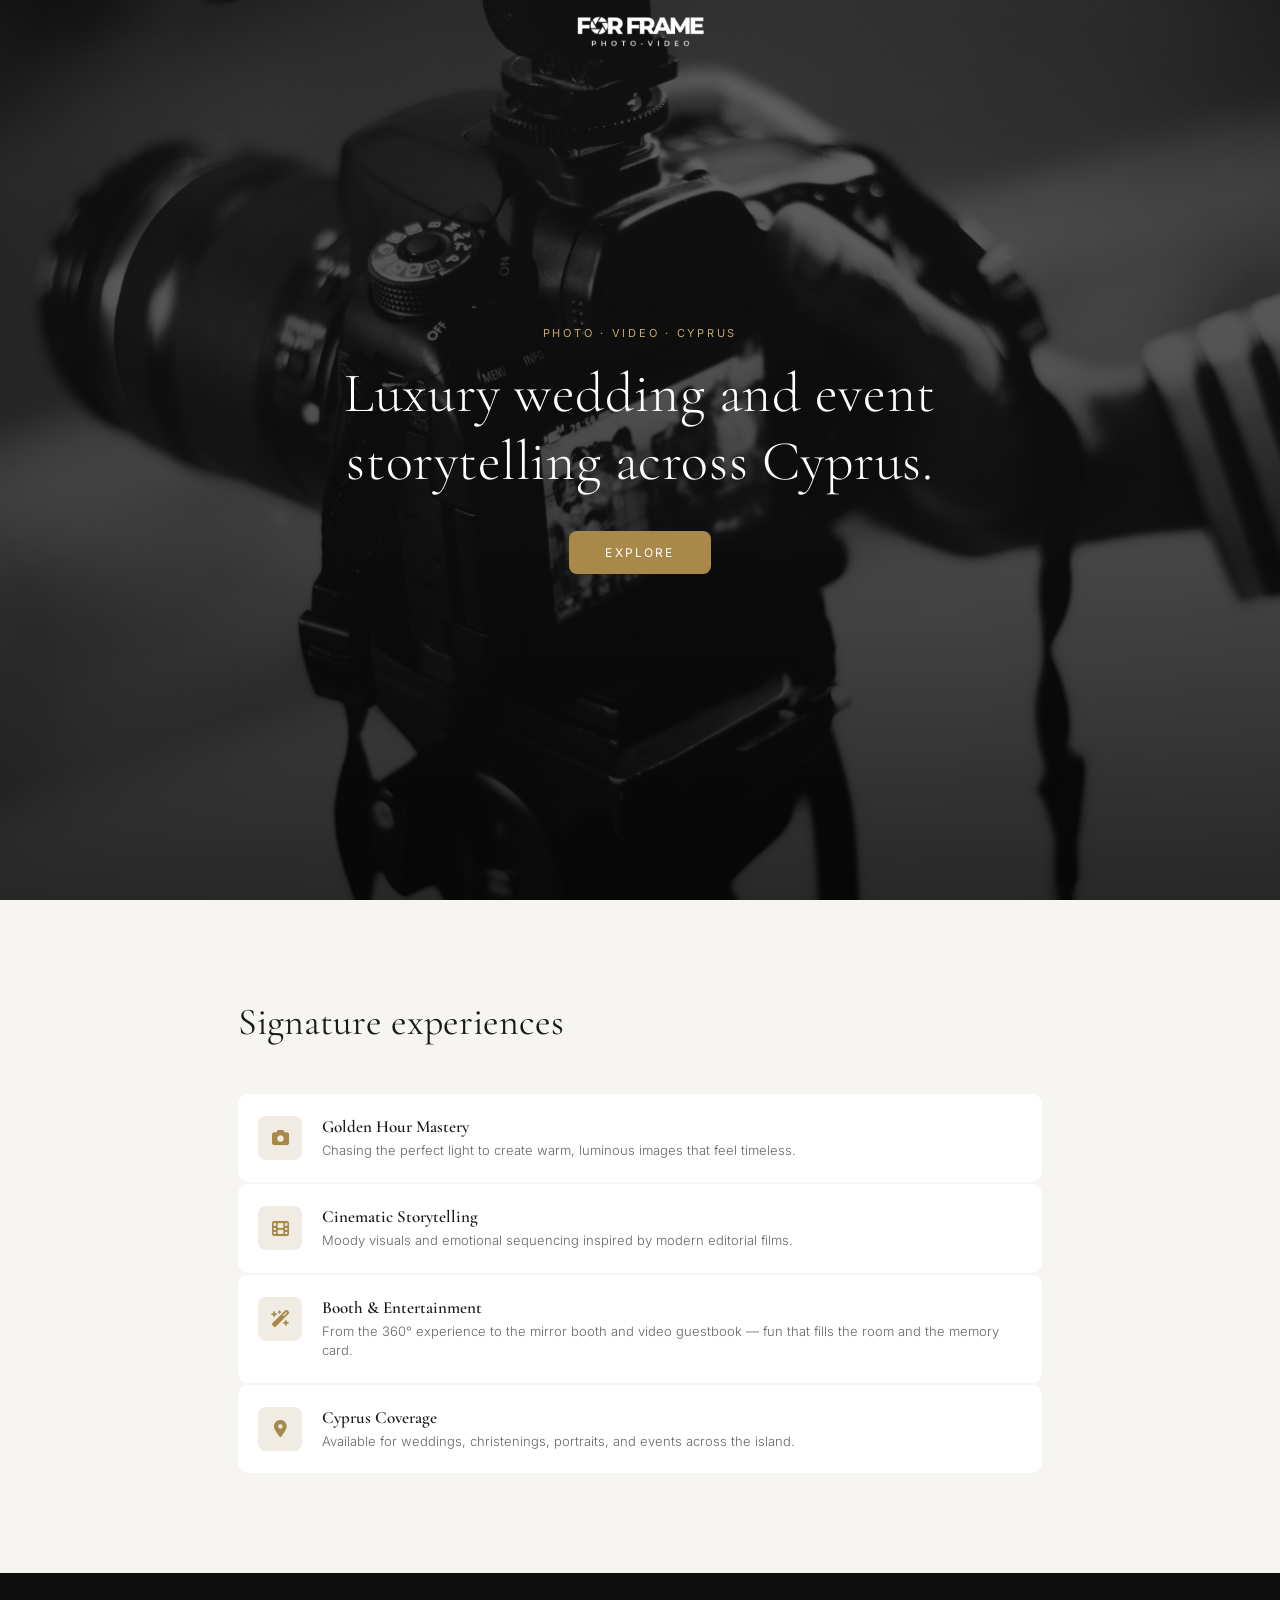
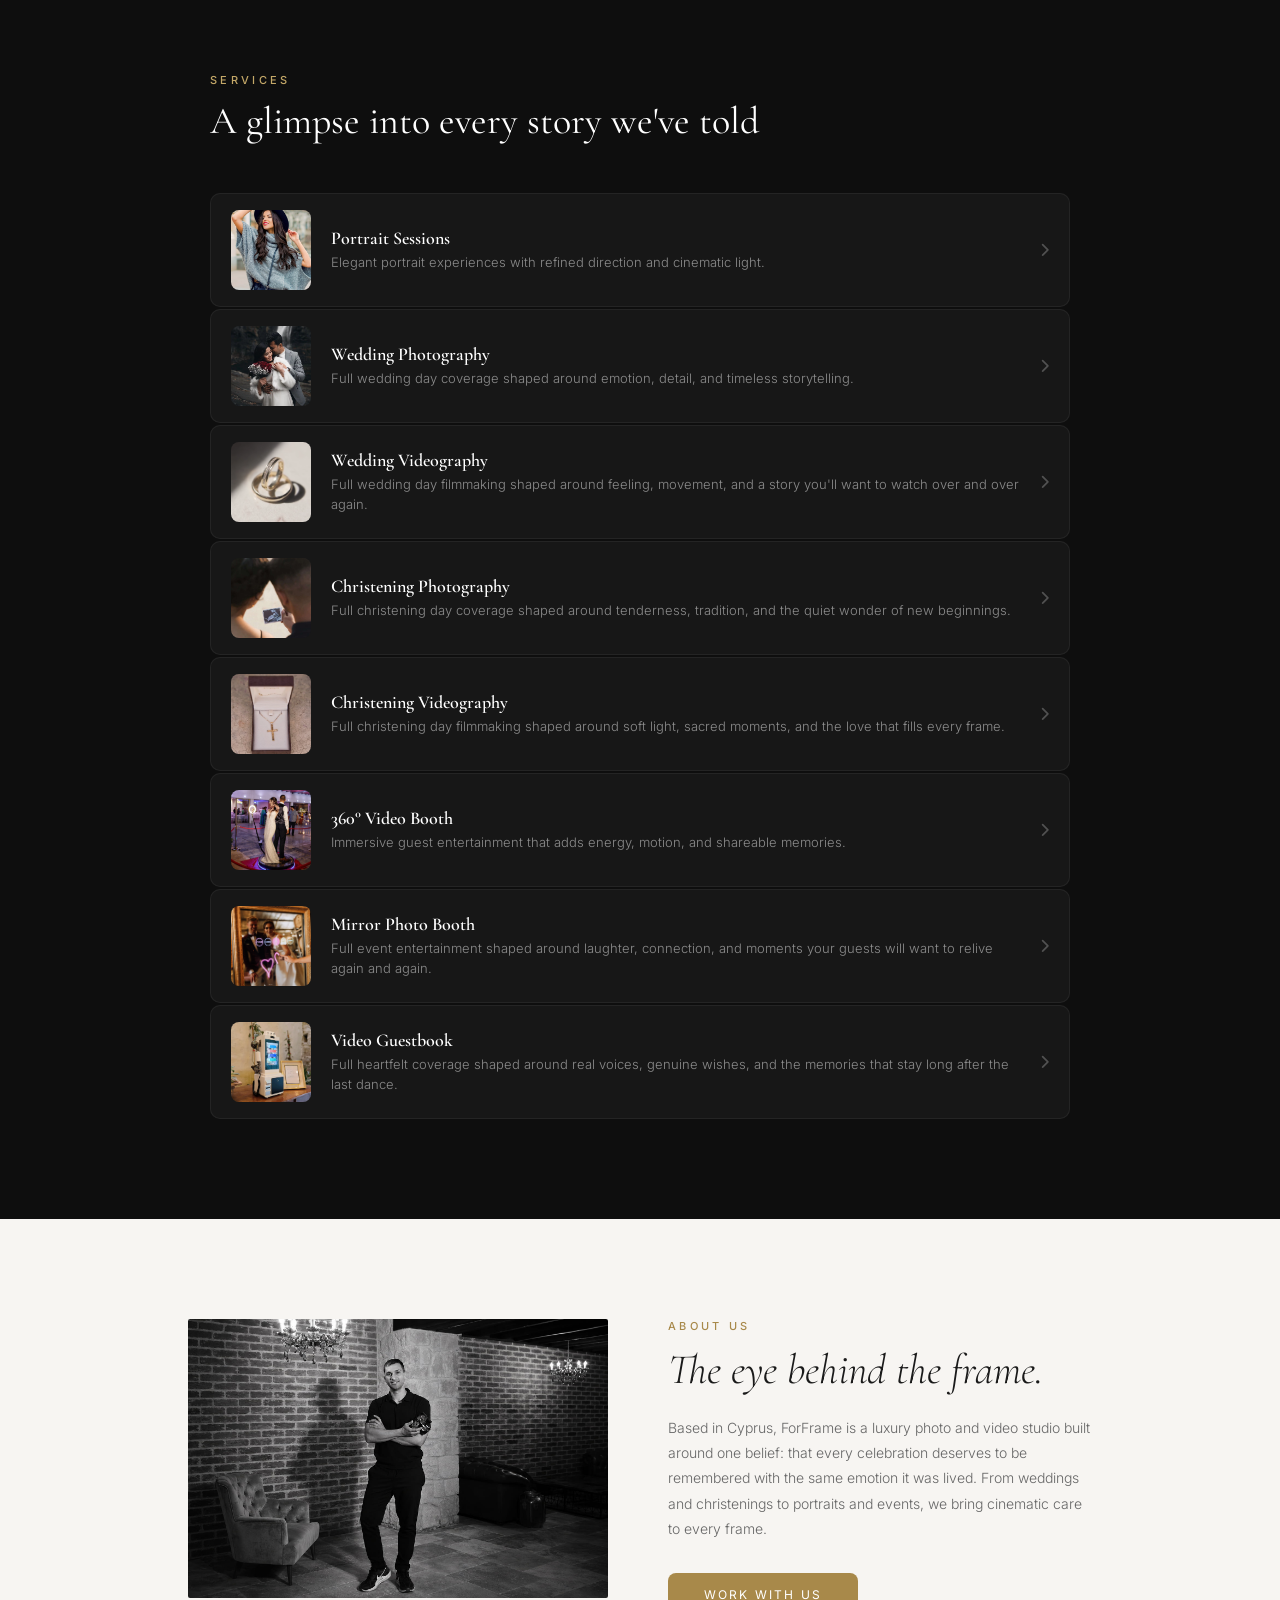
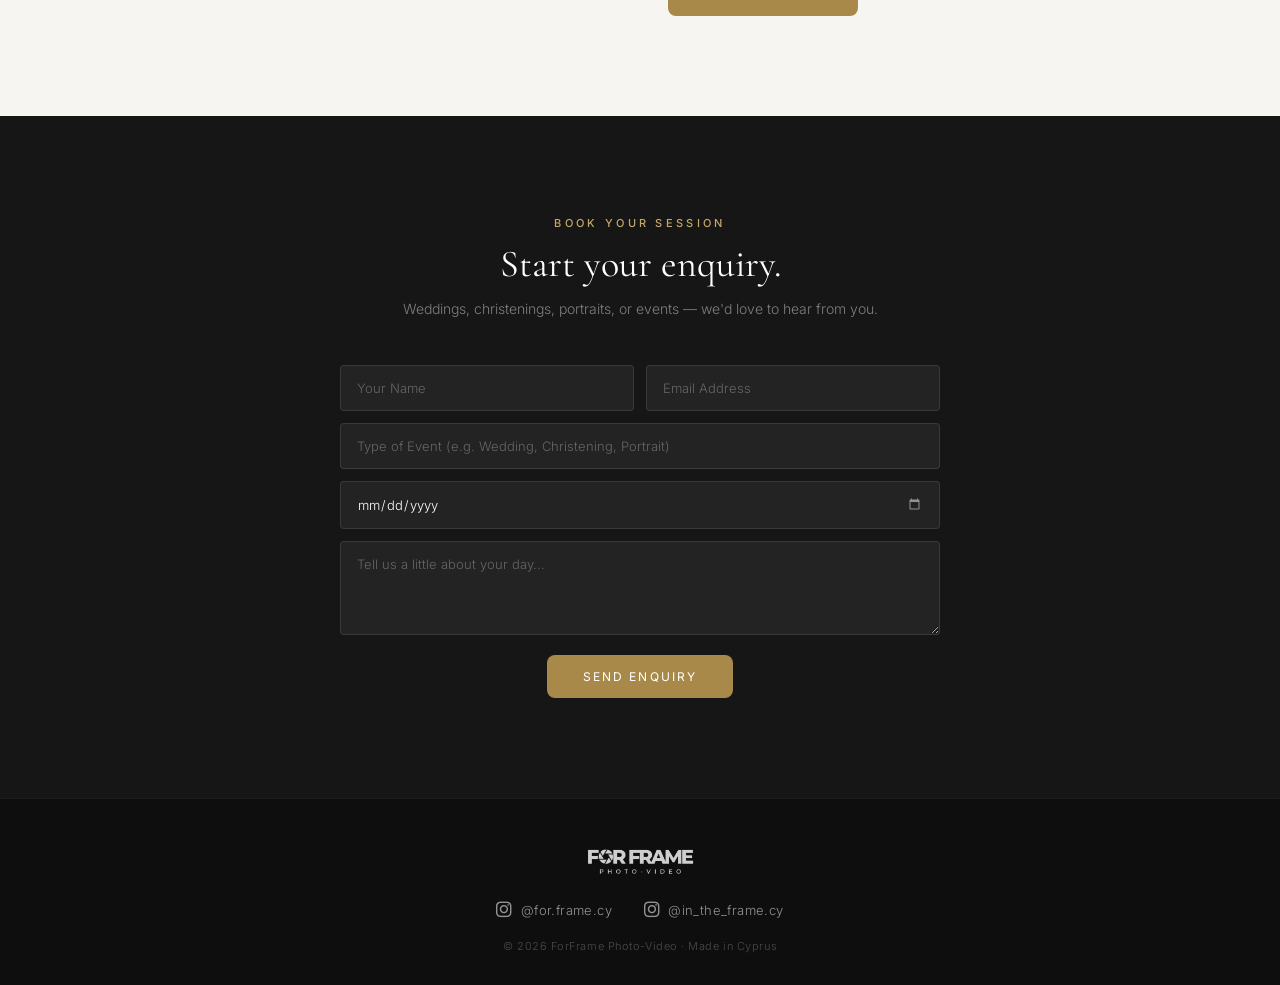
<file: index.html>
<!DOCTYPE html>
<html lang="en">
<head>
  <meta charset="UTF-8" />
  <meta name="viewport" content="width=device-width, initial-scale=1.0"/>
  <title>For Frame | Photo · Video · Cyprus</title>
  <link rel="preconnect" href="https://fonts.googleapis.com">
  <link href="https://fonts.googleapis.com/css2?family=Cormorant+Garamond:ital,wght@0,300;0,400;0,600;1,300;1,400&family=Inter:wght@300;400;500&display=swap" rel="stylesheet">
  <link rel="stylesheet" href="https://cdnjs.cloudflare.com/ajax/libs/font-awesome/6.5.0/css/all.min.css">
  <link rel="stylesheet" href="style.css">
</head>
<body>

  <!-- NAV -->
  <nav id="navbar">
    <div class="nav-inner">
      <a href="#home" class="nav-logo">
        <img src="images/logo_white.png" alt="For Frame Logo">
      </a>
    </div>
  </nav>

  <!-- HERO -->
  <section class="hero" id="home">
    <div class="hero-bg">
      <img src="images/bg.jpg" alt="Camera background">
      <div class="hero-overlay"></div>
    </div>
    <div class="hero-content">
      <p class="hero-eyebrow">Photo · Video · Cyprus</p>
      <h1>Luxury wedding and event<br>storytelling across Cyprus.</h1>
      <a href="#services" class="btn-gold">Explore</a>
    </div>
  </section>

  <!-- SIGNATURE EXPERIENCES -->
  <section class="section" id="experiences">
    <h2 class="section-title">Signature experiences</h2>
    <div class="experience-list">
      <div class="experience-item">
        <div class="exp-icon"><i class="fa-solid fa-camera"></i></div>
        <div class="exp-text">
          <h3>Golden Hour Mastery</h3>
          <p>Chasing the perfect light to create warm, luminous images that feel timeless.</p>
        </div>
      </div>
      <div class="experience-item">
        <div class="exp-icon"><i class="fa-solid fa-film"></i></div>
        <div class="exp-text">
          <h3>Cinematic Storytelling</h3>
          <p>Moody visuals and emotional sequencing inspired by modern editorial films.</p>
        </div>
      </div>
      <div class="experience-item">
        <div class="exp-icon"><i class="fa-solid fa-wand-magic-sparkles"></i></div>
        <div class="exp-text">
          <h3>Booth & Entertainment</h3>
          <p>From the 360° experience to the mirror booth and video guestbook — fun that fills the room and the memory card.</p>
        </div>
      </div>
      <div class="experience-item">
        <div class="exp-icon"><i class="fa-solid fa-location-dot"></i></div>
        <div class="exp-text">
          <h3>Cyprus Coverage</h3>
          <p>Available for weddings, christenings, portraits, and events across the island.</p>
        </div>
      </div>
    </div>
  </section>

  <!-- SERVICES -->
  <section class="section-dark" id="services">
    <div style="max-width:860px; margin:0 auto; padding: 0 0 0 0;">
      <span class="section-label" style="color:var(--gold-light);">SERVICES</span>
      <h2 class="section-title light">A glimpse into every story we've told</h2>
    </div>
    <div class="services-list">

      <a class="service-item" href="gallery.html?filter=portraits">
        <div class="service-img"><img src="images/portrait.png" alt="Portrait Sessions"></div>
        <div class="service-text">
          <h3>Portrait Sessions</h3>
          <p>Elegant portrait experiences with refined direction and cinematic light.</p>
        </div>
        <i class="fa-solid fa-chevron-right service-arrow"></i>
      </a>

      <a class="service-item" href="gallery.html?filter=weddings">
        <div class="service-img"><img src="images/wedding_photo.png" alt="Wedding Photography"></div>
        <div class="service-text">
          <h3>Wedding Photography</h3>
          <p>Full wedding day coverage shaped around emotion, detail, and timeless storytelling.</p>
        </div>
        <i class="fa-solid fa-chevron-right service-arrow"></i>
      </a>

      <a class="service-item" href="gallery.html?filter=weddings">
        <div class="service-img"><img src="images/wedding_video.png" alt="Wedding Videography"></div>
        <div class="service-text">
          <h3>Wedding Videography</h3>
          <p>Full wedding day filmmaking shaped around feeling, movement, and a story you'll want to watch over and over again.</p>
        </div>
        <i class="fa-solid fa-chevron-right service-arrow"></i>
      </a>

      <a class="service-item" href="gallery.html?filter=christenings">
        <div class="service-img"><img src="images/christening_photo.png" alt="Christening Photography"></div>
        <div class="service-text">
          <h3>Christening Photography</h3>
          <p>Full christening day coverage shaped around tenderness, tradition, and the quiet wonder of new beginnings.</p>
        </div>
        <i class="fa-solid fa-chevron-right service-arrow"></i>
      </a>

      <a class="service-item" href="gallery.html?filter=christenings">
        <div class="service-img"><img src="images/christening_video.png" alt="Christening Videography"></div>
        <div class="service-text">
          <h3>Christening Videography</h3>
          <p>Full christening day filmmaking shaped around soft light, sacred moments, and the love that fills every frame.</p>
        </div>
        <i class="fa-solid fa-chevron-right service-arrow"></i>
      </a>

      <a class="service-item" href="gallery.html?filter=booth">
        <div class="service-img"><img src="images/photobooth.png" alt="360° Video Booth"></div>
        <div class="service-text">
          <h3>360° Video Booth</h3>
          <p>Immersive guest entertainment that adds energy, motion, and shareable memories.</p>
        </div>
        <i class="fa-solid fa-chevron-right service-arrow"></i>
      </a>

      <a class="service-item" href="gallery.html?filter=booth">
        <div class="service-img"><img src="images/mirror.png" alt="Mirror Photo Booth"></div>
        <div class="service-text">
          <h3>Mirror Photo Booth</h3>
          <p>Full event entertainment shaped around laughter, connection, and moments your guests will want to relive again and again.</p>
        </div>
        <i class="fa-solid fa-chevron-right service-arrow"></i>
      </a>

      <a class="service-item" href="gallery.html?filter=booth">
        <div class="service-img"><img src="images/video_guestbook.png" alt="Video Guestbook"></div>
        <div class="service-text">
          <h3>Video Guestbook</h3>
          <p>Full heartfelt coverage shaped around real voices, genuine wishes, and the memories that stay long after the last dance.</p>
        </div>
        <i class="fa-solid fa-chevron-right service-arrow"></i>
      </a>

    </div>
  </section>

  <!-- ABOUT -->
  <section class="section about-section" id="about">
    <span class="section-label about-label">ABOUT US</span>
    <div class="about-img">
      <img src="images/photographer.jpg" alt="Nikandros - Photographer">
    </div>
    <div class="about-text">
      <span class="section-label">ABOUT US</span>
      <h2>The eye behind the frame.</h2>
      <p>Based in Cyprus, ForFrame is a luxury photo and video studio built around one belief: that every celebration deserves to be remembered with the same emotion it was lived. From weddings and christenings to portraits and events, we bring cinematic care to every frame.</p>
      <a href="#contact" class="btn-gold">Work with us</a>
    </div>
  </section>

  <!-- CONTACT -->
  <section class="section-contact" id="contact">
    <span class="section-label">BOOK YOUR SESSION</span>
    <h2 class="section-title">Start your enquiry.</h2>
    <p class="contact-sub">Weddings, christenings, portraits, or events — we'd love to hear from you.</p>
    <form class="contact-form" action="https://formspree.io/f/mqeownrw" method="POST">
      <div class="form-row">
        <input type="text" name="name" placeholder="Your Name" required>
        <input type="email" name="email" placeholder="Email Address" required>
      </div>
      <input type="text" name="event" placeholder="Type of Event (e.g. Wedding, Christening, Portrait)">
      <input type="date" name="date">
      <textarea name="message" placeholder="Tell us a little about your day..." rows="4"></textarea>
      <button type="submit" class="btn-gold">Send Enquiry</button>
    </form>
  </section>

  <!-- FOOTER -->
  <footer>
    <img src="images/logo_white.png" alt="For Frame" class="footer-logo">
    <div class="footer-socials">
      <a href="https://www.instagram.com/for.frame.cy/" target="_blank" class="footer-ig-link">
        <i class="fab fa-instagram"></i>
        <span>@for.frame.cy</span>
      </a>
      <a href="https://www.instagram.com/in_the_frame.cy/" target="_blank" class="footer-ig-link">
        <i class="fab fa-instagram"></i>
        <span>@in_the_frame.cy</span>
      </a>
    </div>
    <p>© 2026 ForFrame Photo-Video · Made in Cyprus</p>
  </footer>

  <script src="script.js"></script>
</body>
</html>
</file>
<file: style.css>
/* ===== RESET & BASE ===== */
*, *::before, *::after { box-sizing: border-box; margin: 0; padding: 0; }

:root {
  --gold: #A8894A;
  --gold-light: #C4A868;
  --dark: #0e0e0e;
  --dark2: #161616;
  --light-bg: #f7f5f2;
  --text-dark: #1a1a1a;
  --text-muted: #666;
  --white: #ffffff;
  --nav-height: 64px;
}

html { scroll-behavior: smooth; }

body {
  font-family: 'Inter', sans-serif;
  font-weight: 300;
  background: var(--light-bg);
  color: var(--text-dark);
  overflow-x: hidden;
}

/* ===== NAVBAR ===== */
#navbar {
  position: fixed;
  top: 0; left: 0; right: 0;
  z-index: 1000;
  transition: background 0.4s ease, backdrop-filter 0.4s ease;
  background: transparent;
}

#navbar.scrolled {
  background: rgba(10, 10, 10, 0.75);
  backdrop-filter: blur(12px);
  -webkit-backdrop-filter: blur(12px);
}

.nav-inner {
  display: flex;
  align-items: center;
  justify-content: center;
  padding: 0 24px;
  height: var(--nav-height);
  max-width: 1200px;
  margin: 0 auto;
}

.nav-logo img {
  height: 36px;
  width: auto;
  display: block;
}

/* ===== HERO ===== */
.hero {
  position: relative;
  height: 100svh;
  min-height: 600px;
  display: flex;
  align-items: center;
  justify-content: center;
  text-align: center;
  overflow: hidden;
}

.hero-bg {
  position: absolute;
  inset: 0;
}

.hero-bg img {
  width: 100%; height: 100%;
  object-fit: cover;
  object-position: center;
}

.hero-overlay {
  position: absolute;
  inset: 0;
  background: linear-gradient(
    to bottom,
    rgba(0,0,0,0.35) 0%,
    rgba(0,0,0,0.55) 60%,
    rgba(0,0,0,0.75) 100%
  );
}

.hero-content {
  position: relative;
  z-index: 2;
  padding: 0 24px;
  max-width: 700px;
}

.hero-eyebrow {
  font-size: 11px;
  font-weight: 400;
  letter-spacing: 0.25em;
  text-transform: uppercase;
  color: var(--gold-light);
  margin-bottom: 20px;
}

.hero-content h1 {
  font-family: 'Cormorant Garamond', serif;
  font-size: clamp(32px, 6vw, 56px);
  font-weight: 300;
  line-height: 1.2;
  color: var(--white);
  margin-bottom: 36px;
  letter-spacing: 0.01em;
}

/* ===== BUTTONS ===== */
.btn-gold {
  display: inline-block;
  background: var(--gold);
  color: var(--white);
  text-decoration: none;
  font-family: 'Inter', sans-serif;
  font-size: 12px;
  font-weight: 400;
  letter-spacing: 0.18em;
  text-transform: uppercase;
  padding: 14px 36px;
  border: none;
  border-radius: 8px;
  cursor: pointer;
  transition: background 0.25s ease, transform 0.2s ease;
}

.btn-gold:hover {
  background: var(--gold-light);
  transform: translateY(-1px);
}

/* ===== SECTIONS ===== */
.section {
  padding: 80px 24px;
  max-width: 900px;
  margin: 0 auto;
}

.section-label {
  font-size: 11px;
  font-weight: 500;
  letter-spacing: 0.3em;
  text-transform: uppercase;
  color: var(--gold);
  margin-bottom: 12px;
  display: block;
}

.section-title {
  font-family: 'Cormorant Garamond', serif;
  font-size: clamp(26px, 4vw, 38px);
  font-weight: 400;
  line-height: 1.2;
  color: var(--text-dark);
  margin-bottom: 48px;
}

.section-title.light { color: var(--white); }

/* ===== EXPERIENCES ===== */
.experience-list {
  display: flex;
  flex-direction: column;
  gap: 2px;
}

.experience-item {
  display: flex;
  align-items: flex-start;
  gap: 20px;
  background: var(--white);
  padding: 22px 20px;
  border-radius: 10px;
}

.exp-icon {
  width: 44px;
  height: 44px;
  background: #f0ebe3;
  border-radius: 8px;
  display: flex;
  align-items: center;
  justify-content: center;
  flex-shrink: 0;
  color: var(--gold);
  font-size: 17px;
}

.exp-text h3 {
  font-family: 'Cormorant Garamond', serif;
  font-size: 17px;
  font-weight: 600;
  color: var(--text-dark);
  margin-bottom: 4px;
}

.exp-text p {
  font-size: 13px;
  color: var(--text-muted);
  line-height: 1.5;
}

/* ===== SERVICES ===== */
.section-dark {
  background: var(--dark);
  max-width: 100%;
  padding: 80px 24px;
}

.section-dark .section-label { color: var(--gold-light); }

.services-list {
  max-width: 860px;
  margin: 0 auto;
  display: flex;
  flex-direction: column;
  gap: 2px;
}

.service-item {
  display: flex;
  align-items: center;
  gap: 20px;
  background: rgba(255,255,255,0.04);
  border: 1px solid rgba(255,255,255,0.06);
  padding: 16px 20px;
  border-radius: 10px;
  transition: background 0.2s;
  text-decoration: none;
  cursor: pointer;
}

.service-item:hover {
  background: rgba(255,255,255,0.09);
}

.service-img {
  width: 80px;
  height: 80px;
  border-radius: 8px;
  overflow: hidden;
  flex-shrink: 0;
}

.service-img img {
  width: 100%; height: 100%;
  object-fit: cover;
}

.service-text h3 {
  font-family: 'Cormorant Garamond', serif;
  font-size: 18px;
  font-weight: 600;
  color: var(--white);
  margin-bottom: 4px;
}

.service-text p {
  font-size: 13px;
  color: rgba(255,255,255,0.5);
  line-height: 1.5;
}

.service-arrow {
  margin-left: auto;
  color: rgba(255,255,255,0.25);
  font-size: 14px;
  flex-shrink: 0;
  transition: color 0.2s, transform 0.2s;
}

.service-item:hover .service-arrow {
  color: var(--gold-light);
  transform: translateX(3px);
}

/* ===== ABOUT ===== */
.about-section {
  display: flex;
  flex-direction: column;
  gap: 32px;
  max-width: 1000px;
  align-items: flex-start;
}

.about-label { margin-bottom: 0; }

.about-img {
  width: 100%;
  border-radius: 2px;
  overflow: hidden;
}

.about-img img {
  width: 100%;
  display: block;
  filter: grayscale(20%);
}

.about-text h2 {
  font-family: 'Cormorant Garamond', serif;
  font-size: clamp(28px, 3.5vw, 42px);
  font-weight: 300;
  line-height: 1.2;
  color: var(--text-dark);
  margin-bottom: 20px;
  font-style: italic;
}

.about-text p {
  font-size: 14px;
  line-height: 1.8;
  color: var(--text-muted);
  margin-bottom: 32px;
}

/* ===== CONTACT ===== */
.section-contact {
  background: var(--dark2);
  max-width: 100%;
  text-align: center;
  padding: 80px 24px;
}

.section-contact .section-label { color: var(--gold-light); }
.section-contact .section-title { color: var(--white); margin-bottom: 12px; }

.contact-sub {
  font-size: 14px;
  color: rgba(255,255,255,0.45);
  margin-bottom: 48px;
}

.contact-form {
  max-width: 600px;
  margin: 0 auto;
  display: flex;
  flex-direction: column;
  gap: 12px;
  text-align: left;
}

.form-row {
  display: grid;
  grid-template-columns: 1fr 1fr;
  gap: 12px;
}

.contact-form input,
.contact-form input[type="date"],
.contact-form textarea {
  width: 100%;
  background: rgba(255,255,255,0.06);
  border: 1px solid rgba(255,255,255,0.1);
  border-radius: 4px;
  padding: 14px 16px;
  color: var(--white);
  font-family: 'Inter', sans-serif;
  font-size: 13px;
  font-weight: 300;
  outline: none;
  transition: border-color 0.2s;
}

.contact-form input[type="date"]::-webkit-calendar-picker-indicator {
  filter: invert(1);
  opacity: 0.5;
  cursor: pointer;
}

.contact-form input::placeholder,
.contact-form textarea::placeholder { color: rgba(255,255,255,0.3); }

.contact-form input:focus,
.contact-form textarea:focus { border-color: var(--gold); }

.contact-form textarea { resize: vertical; }
.contact-form .btn-gold { align-self: center; margin-top: 8px; }

/* ===== FOOTER ===== */
footer {
  background: var(--dark);
  text-align: center;
  padding: 48px 24px 32px;
  border-top: 1px solid rgba(255,255,255,0.06);
}

.footer-logo {
  height: 30px;
  margin-bottom: 20px;
  opacity: 0.8;
}

.footer-socials {
  display: flex;
  justify-content: center;
  gap: 32px;
  margin-bottom: 20px;
  flex-wrap: wrap;
}

.footer-ig-link {
  display: flex;
  align-items: center;
  gap: 8px;
  color: rgba(255,255,255,0.55);
  font-size: 13px;
  text-decoration: none;
  letter-spacing: 0.03em;
  transition: color 0.2s;
}

.footer-ig-link i { font-size: 18px; }
.footer-ig-link:hover { color: var(--gold-light); }

footer p {
  font-size: 11px;
  color: rgba(255,255,255,0.25);
  letter-spacing: 0.05em;
}

/* ===== SCROLL ANIMATIONS ===== */
.fade-in {
  opacity: 0;
  transform: translateY(24px);
  transition: opacity 0.6s ease, transform 0.6s ease;
}

.fade-in.visible {
  opacity: 1;
  transform: none;
}

/* ===== DESKTOP ===== */
@media (min-width: 768px) {
  .section { padding: 100px 48px; }
  .section-dark { padding: 100px 48px; }
  .section-contact { padding: 100px 48px; }

  .about-section {
    flex-direction: row;
    align-items: flex-start;
    gap: 60px;
  }

  .about-img {
    width: 420px;
    flex-shrink: 0;
  }

  .about-label {
    display: none;
  }

  .about-text .section-label {
    display: block;
  }
}

/* ===== MOBILE BLOCK ===== */
@media (max-width: 767px) {
  .about-text .section-label { display: none; }
  .form-row { grid-template-columns: 1fr; }
  .service-img { width: 75px; height: 75px; }
  .hero-content h1 { font-size: 20px; }
  .section { padding: 48px 16px; }
  .about-section { padding: 48px 8px; }
}

/* ===== GALLERY PAGE ===== */

/* Nav back link */
.nav-inner-gallery {
  display: flex;
  align-items: center;
  justify-content: space-between;
}

.back-link-nav {
  display: inline-flex;
  align-items: center;
  gap: 8px;
  color: rgba(255,255,255,0.6);
  text-decoration: none;
  font-size: 11px;
  letter-spacing: 0.15em;
  text-transform: uppercase;
  transition: color 0.2s;
  width: 80px;
}

.back-link-nav:hover { color: var(--gold-light); }

/* Gallery hero */
.gallery-hero {
  position: relative;
  height: 60vh;
  min-height: 380px;
  display: flex;
  align-items: center;
  justify-content: center;
  text-align: center;
  overflow: hidden;
}

.gallery-hero-bg {
  position: absolute;
  inset: 0;
}

.gallery-hero-bg img {
  width: 100%; height: 100%;
  object-fit: cover;
  object-position: center;
}

.gallery-hero-overlay {
  position: absolute;
  inset: 0;
  background: rgba(0,0,0,0.65);
}

.gallery-hero-content {
  position: relative;
  z-index: 2;
}

.gallery-hero-content h1 {
  font-family: 'Cormorant Garamond', serif;
  font-size: clamp(40px, 7vw, 72px);
  font-weight: 300;
  color: var(--white);
  letter-spacing: 0.03em;
  margin-bottom: 16px;
}

.gallery-hero-line {
  width: 48px;
  height: 1px;
  background: var(--gold);
  margin: 0 auto 16px;
}

.gallery-hero-content p {
  font-size: 11px;
  letter-spacing: 0.25em;
  text-transform: uppercase;
  color: rgba(255,255,255,0.45);
}

/* Gallery body */
.gallery-body {
  background: var(--light-bg);
  padding-bottom: 80px;
}

/* Section headings */
.gallery-section {
  padding: 64px 16px 0;
  max-width: 1400px;
  margin: 0 auto;
}

.gallery-section-header {
  display: flex;
  align-items: center;
  gap: 20px;
  margin-bottom: 24px;
  padding: 0 4px;
}

.gallery-section-label {
  font-family: 'Cormorant Garamond', serif;
  font-size: 13px;
  font-weight: 300;
  color: var(--gold);
  letter-spacing: 0.1em;
  flex-shrink: 0;
}

.gallery-section-header h2 {
  font-family: 'Cormorant Garamond', serif;
  font-size: clamp(24px, 4vw, 36px);
  font-weight: 300;
  color: var(--text-dark);
  flex-shrink: 0;
}

.gallery-section-rule {
  flex: 1;
  height: 1px;
  background: rgba(0,0,0,0.1);
}

/* Masonry grid */
.gallery-grid {
  columns: 2;
  column-gap: 6px;
}

.gallery-item {
  break-inside: avoid;
  margin-bottom: 6px;
  overflow: hidden;
  border-radius: 4px;
  cursor: pointer;
  position: relative;
  display: block;
}

.gallery-item img {
  width: 100%;
  display: block;
  transition: transform 0.4s ease;
}

.gallery-item:hover img {
  transform: scale(1.03);
}

.gallery-item-overlay {
  position: absolute;
  inset: 0;
  background: rgba(0,0,0,0);
  transition: background 0.3s ease;
  display: flex;
  align-items: center;
  justify-content: center;
}

.gallery-item:hover .gallery-item-overlay {
  background: rgba(0,0,0,0.28);
}

.gallery-item-overlay i {
  color: white;
  font-size: 22px;
  opacity: 0;
  transition: opacity 0.3s ease;
}

.gallery-item:hover .gallery-item-overlay i {
  opacity: 1;
}

/* Lightbox */
.lightbox {
  display: none;
  position: fixed;
  inset: 0;
  background: rgba(0,0,0,0.95);
  z-index: 2000;
  align-items: center;
  justify-content: center;
}

.lightbox.open { display: flex; }

.lightbox img {
  max-width: 92vw;
  max-height: 90vh;
  object-fit: contain;
  border-radius: 4px;
}

.lightbox-close {
  position: absolute;
  top: 20px; right: 24px;
  background: none;
  border: none;
  color: rgba(255,255,255,0.6);
  font-size: 28px;
  cursor: pointer;
  transition: color 0.2s;
  z-index: 10;
}

.lightbox-close:hover { color: var(--white); }

.lightbox-prev,
.lightbox-next {
  position: absolute;
  top: 50%;
  transform: translateY(-50%);
  background: rgba(255,255,255,0.08);
  border: none;
  color: var(--white);
  font-size: 20px;
  width: 48px;
  height: 48px;
  border-radius: 50%;
  cursor: pointer;
  transition: background 0.2s;
  display: flex;
  align-items: center;
  justify-content: center;
}

.lightbox-prev { left: 16px; }
.lightbox-next { right: 16px; }
.lightbox-prev:hover,
.lightbox-next:hover { background: rgba(255,255,255,0.18); }

.lightbox-category {
  position: absolute;
  bottom: 20px;
  left: 50%;
  transform: translateX(-50%);
  font-size: 10px;
  letter-spacing: 0.2em;
  text-transform: uppercase;
  color: rgba(255,255,255,0.35);
}

@media (min-width: 600px) {
  .gallery-grid { columns: 3; column-gap: 8px; }
  .gallery-item { margin-bottom: 8px; }
}

@media (min-width: 1000px) {
  .gallery-grid { columns: 4; }
  .gallery-section { padding: 80px 32px 0; }
}
</file>
